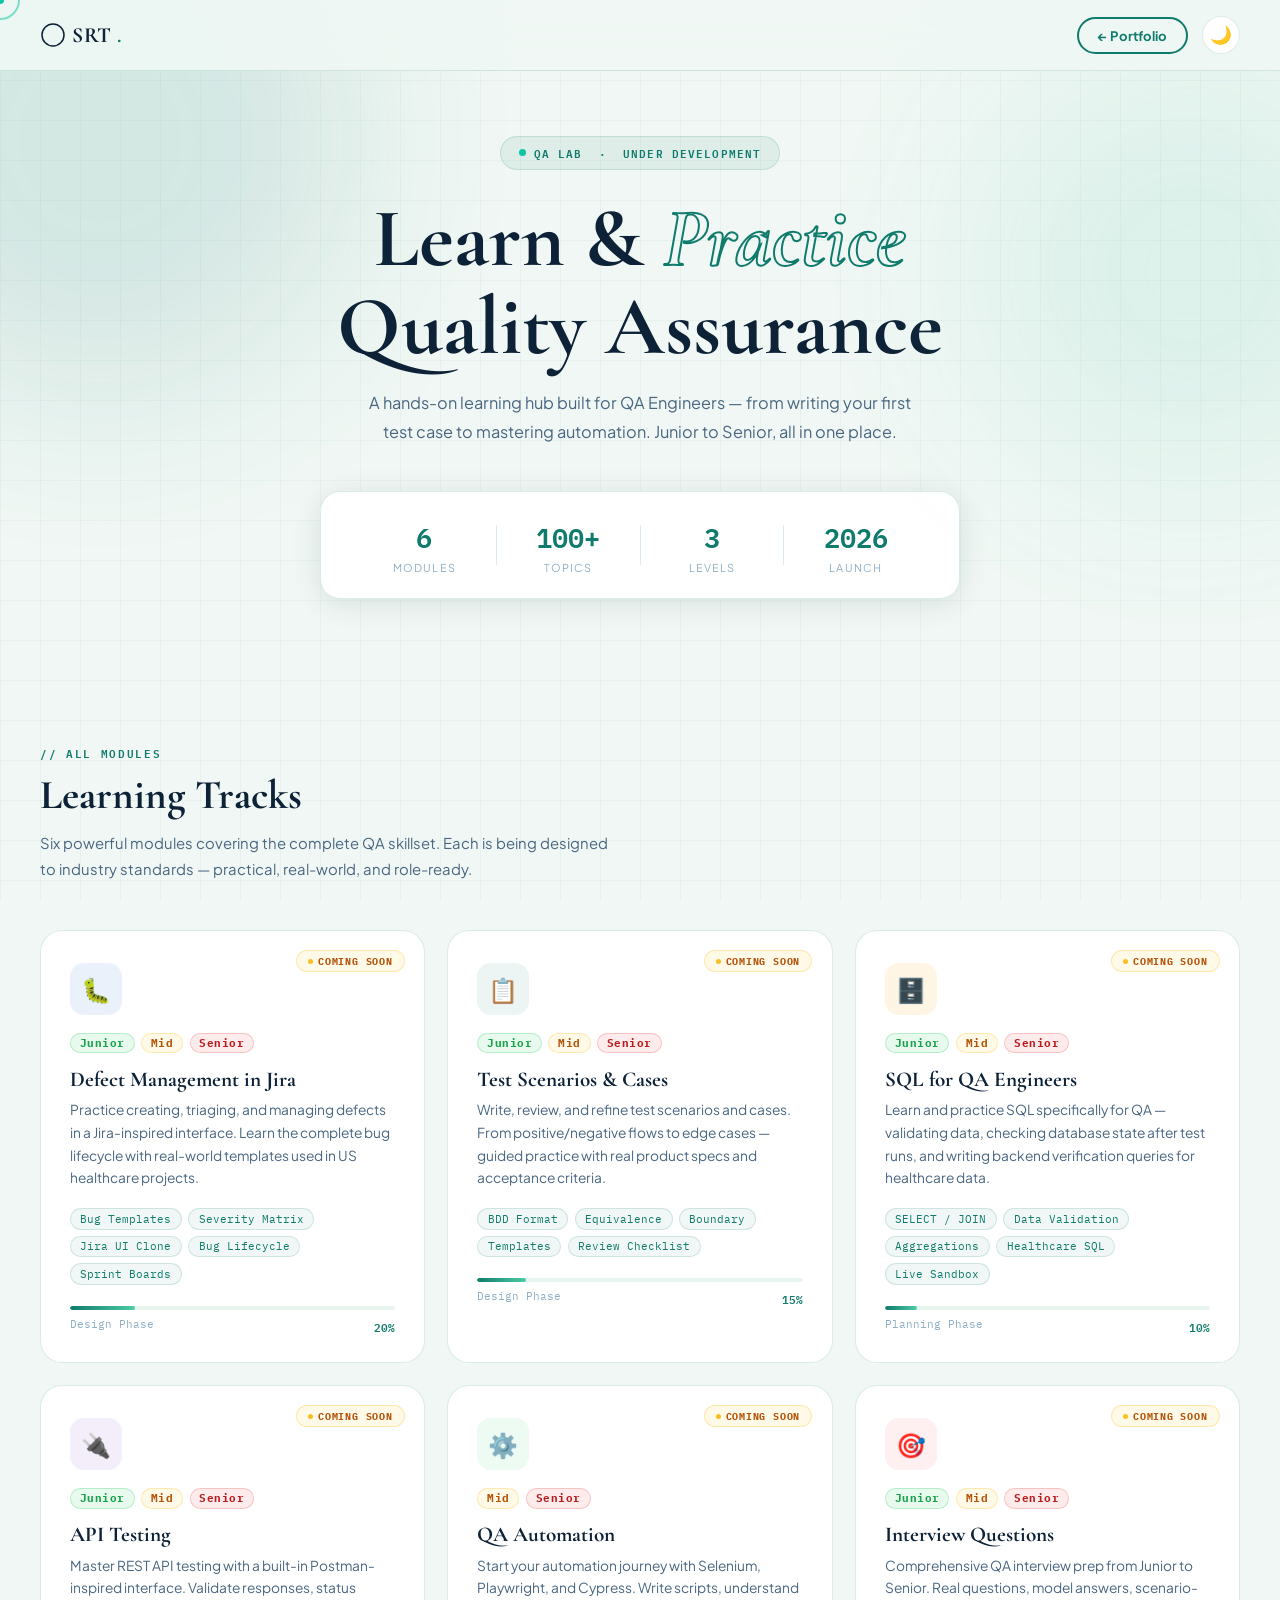
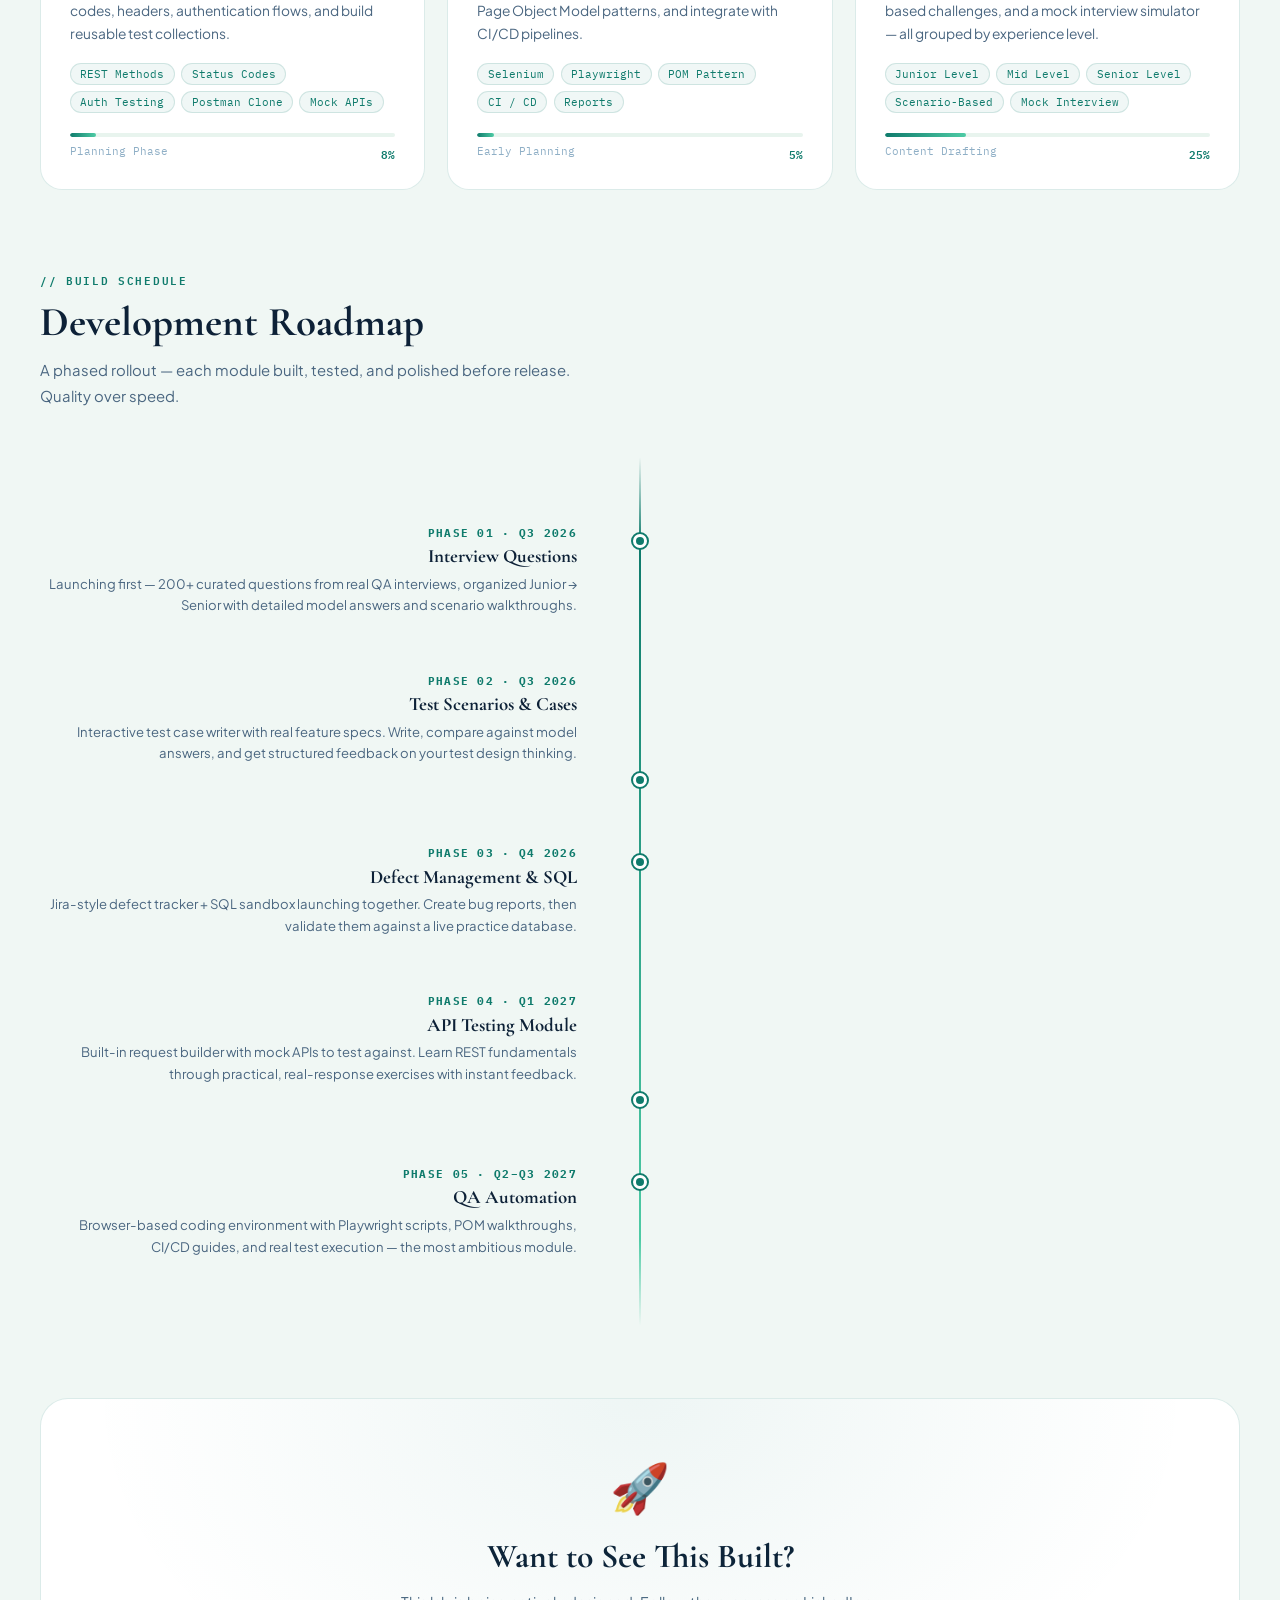
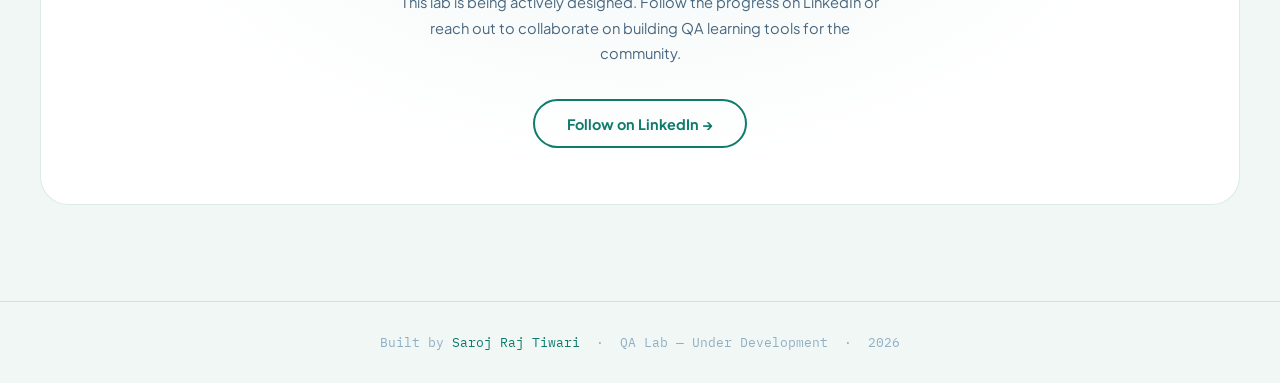
<file: qa-lab.html>
<!DOCTYPE html>
<html lang="en">
<head>
<meta charset="UTF-8">
<meta name="viewport" content="width=device-width, initial-scale=1.0">
<title>QA Lab · Saroj Raj Tiwari</title>
<link rel="preconnect" href="https://fonts.googleapis.com">
<link href="https://fonts.googleapis.com/css2?family=Cormorant+Garamond:ital,wght@0,400;0,600;0,700;1,400;1,600&family=Plus+Jakarta+Sans:wght@300;400;500;600;700&family=IBM+Plex+Mono:wght@400;500;600&display=swap" rel="stylesheet">
<style>
:root {
  --bg:#f0f7f4; --bg2:#e8f4ee; --surface:#ffffff; --surface2:#f5fbf8;
  --navy:#0d2137; --navy2:#163350; --teal:#0f7b6c; --teal2:#14a68f;
  --mint:#4ecba5; --mint-light:#a8e8d8; --accent:#0bc5a4;
  --text:#0d2137; --text-muted:#4a6680; --text-light:#8fafc6;
  --border:rgba(15,123,108,0.15); --border2:rgba(13,33,55,0.08);
  --glow:rgba(11,197,164,0.2);
  --shadow:0 4px 30px rgba(13,33,55,0.1);
  --shadow-lg:0 20px 60px rgba(13,33,55,0.15);
}
body.dark-mode {
  --bg:#0e1f2e; --bg2:#132438; --surface:#112031; --surface2:#162840;
  --navy:#b8d8f0; --navy2:#8fbbe0; --teal:#4ecba5; --teal2:#6ee7c0;
  --mint:#4ecba5; --accent:#0bc5a4;
  --text:#ddeef8; --text-muted:#6a9ab8; --text-light:#4a7a9b;
  --border:rgba(78,203,165,0.12); --border2:rgba(78,203,165,0.06);
  --glow:rgba(78,203,165,0.15);
  --shadow:0 4px 30px rgba(0,0,0,0.3);
  --shadow-lg:0 20px 60px rgba(0,0,0,0.4);
}
*{margin:0;padding:0;box-sizing:border-box;}
html{scroll-behavior:smooth;font-size:16px;}
body{background:var(--bg);color:var(--text);font-family:'Plus Jakarta Sans',sans-serif;overflow-x:hidden;transition:background 0.3s,color 0.3s;}

/* GRID BG */
body::before{
  content:'';position:fixed;inset:0;
  background-image:linear-gradient(rgba(15,123,108,0.04) 1px,transparent 1px),linear-gradient(90deg,rgba(15,123,108,0.04) 1px,transparent 1px);
  background-size:40px 40px;pointer-events:none;z-index:0;
}
body.dark-mode::before{
  background-image:linear-gradient(rgba(78,203,165,0.04) 1px,transparent 1px),linear-gradient(90deg,rgba(78,203,165,0.04) 1px,transparent 1px);
}

/* SCROLL BAR */
#scroll-progress-bar{position:fixed;top:0;left:0;height:3px;width:0%;background:linear-gradient(90deg,#4ecba5,#2dd4bf,#4ecba5);z-index:9999;transition:width 0.1s linear;box-shadow:0 0 8px rgba(78,203,165,0.6);}

/* CURSOR */
.cursor-dot{width:8px;height:8px;background:var(--accent);border-radius:50%;position:fixed;top:0;left:0;pointer-events:none;z-index:9999;transform:translate(-50%,-50%);transition:transform .1s;}
.cursor-ring{width:40px;height:40px;border:2px solid rgba(11,197,164,0.5);border-radius:50%;position:fixed;top:0;left:0;pointer-events:none;z-index:9998;transform:translate(-50%,-50%);transition:all .15s ease;}

/* NAV */
nav{position:fixed;top:0;left:0;right:0;z-index:1000;display:flex;align-items:center;justify-content:space-between;padding:1rem 2.5rem;background:rgba(240,247,244,0.88);backdrop-filter:blur(20px);border-bottom:1px solid var(--border);transition:background 0.3s;}
body.dark-mode nav{background:rgba(14,31,46,0.88);}
.nav-logo{font-family:'Cormorant Garamond',serif;font-size:1.35rem;font-weight:700;color:var(--navy);text-decoration:none;display:flex;align-items:center;gap:0.4rem;letter-spacing:0.01em;}
.nav-logo-dot{color:var(--teal);}
.nav-right{display:flex;align-items:center;gap:0.85rem;}
.nav-back-btn{display:inline-flex;align-items:center;gap:0.45rem;padding:0.5rem 1.2rem;background:transparent;border:2px solid var(--teal);color:var(--teal);border-radius:100px;text-decoration:none;font-size:0.82rem;font-weight:700;transition:all 0.3s;}
.nav-back-btn:hover{background:var(--teal);color:#fff;transform:translateY(-2px);}
.dark-toggle{width:38px;height:38px;border-radius:50%;border:1.5px solid var(--border);background:var(--surface);cursor:pointer;display:flex;align-items:center;justify-content:center;font-size:1.1rem;transition:all 0.3s;}
.dark-toggle:hover{background:var(--teal);}

/* HERO */
.lab-hero{position:relative;padding:8.5rem 2.5rem 5rem;text-align:center;z-index:1;overflow:hidden;}
.lab-hero-badge{display:inline-flex;align-items:center;gap:0.5rem;background:rgba(15,123,108,0.08);border:1px solid var(--border);border-radius:50px;padding:0.4rem 1.1rem;font-family:'IBM Plex Mono',monospace;font-size:0.7rem;font-weight:600;color:var(--teal);letter-spacing:0.1em;text-transform:uppercase;margin-bottom:1.6rem;}
.badge-dot{width:7px;height:7px;border-radius:50%;background:var(--accent);animation:pulse-dot 1.5s ease-in-out infinite;}
@keyframes pulse-dot{0%,100%{box-shadow:0 0 0 0 rgba(11,197,164,0.5);}50%{box-shadow:0 0 0 6px rgba(11,197,164,0);}}

.lab-hero h1{font-family:'Cormorant Garamond',serif;font-size:clamp(3rem,6.5vw,5.8rem);font-weight:700;line-height:1.05;color:var(--navy);margin-bottom:0.6rem;}
.lab-hero h1 em{font-style:italic;-webkit-text-stroke:2px var(--teal);color:transparent;}
.lab-hero-sub{font-size:1.02rem;color:var(--text-muted);max-width:560px;margin:1.2rem auto 0;line-height:1.75;}

/* STATS ROW */
.lab-stats{display:flex;align-items:center;justify-content:center;gap:0;flex-wrap:wrap;margin-top:2.8rem;background:var(--surface);border:1px solid var(--border);border-radius:20px;padding:1.5rem 2rem;max-width:640px;margin-left:auto;margin-right:auto;box-shadow:var(--shadow);}
.lab-stat{display:flex;flex-direction:column;align-items:center;gap:0.2rem;flex:1;min-width:100px;}
.lab-stat-num{font-family:'IBM Plex Mono',monospace;font-size:1.7rem;font-weight:600;color:var(--teal);}
.lab-stat-lbl{font-size:0.68rem;color:var(--text-light);text-transform:uppercase;letter-spacing:0.1em;}
.stat-div{width:1px;height:40px;background:var(--border);}

/* FLOATING BLOBS */
.hero-blob{position:absolute;border-radius:50%;filter:blur(90px);opacity:0.12;pointer-events:none;z-index:0;}
.blob-1{width:520px;height:520px;background:var(--teal);top:-120px;left:-160px;animation:blob-float 9s ease-in-out infinite;}
.blob-2{width:420px;height:420px;background:var(--mint);top:60px;right:-120px;animation:blob-float 11s ease-in-out infinite reverse;}
@keyframes blob-float{0%,100%{transform:translate(0,0) scale(1);}50%{transform:translate(25px,18px) scale(1.05);}}

/* SECTION */
.lab-section{position:relative;z-index:1;padding:4rem 2.5rem 6rem;max-width:1280px;margin:0 auto;}
.section-eyebrow{font-family:'IBM Plex Mono',monospace;font-size:0.7rem;font-weight:600;color:var(--teal);letter-spacing:0.15em;text-transform:uppercase;margin-bottom:0.5rem;}
.section-heading{font-family:'Cormorant Garamond',serif;font-size:clamp(1.9rem,3.2vw,2.9rem);font-weight:700;color:var(--navy);margin-bottom:0.6rem;}
.section-sub{font-size:0.93rem;color:var(--text-muted);max-width:580px;line-height:1.75;margin-bottom:3rem;}

/* MODULE CARDS GRID */
.modules-grid{display:grid;grid-template-columns:repeat(auto-fill,minmax(360px,1fr));gap:1.4rem;}

.module-card{
  background:var(--surface);
  border:1px solid var(--border);
  border-radius:22px;
  padding:2rem 1.8rem 1.6rem;
  position:relative;overflow:hidden;
  cursor:default;
  transition:all 0.4s cubic-bezier(.34,1.2,.64,1);
  animation:card-in 0.65s ease both;
}
.module-card::after{
  content:'';
  position:absolute;inset:0;border-radius:22px;
  background:linear-gradient(135deg,rgba(15,123,108,0.04),transparent 60%);
  opacity:0;transition:opacity 0.3s;pointer-events:none;
}
.module-card:hover{transform:translateY(-7px);box-shadow:0 24px 64px rgba(15,123,108,0.14);border-color:rgba(15,123,108,0.28);}
.module-card:hover::after{opacity:1;}
/* top accent stripe */
.module-card::before{
  content:'';position:absolute;top:0;left:0;right:0;height:3px;
  border-radius:22px 22px 0 0;opacity:0;transition:opacity 0.3s;
}
.module-card:hover::before{opacity:1;}
.card-jira::before{background:linear-gradient(90deg,#0052cc,#4ecba5,transparent);}
.card-testcase::before{background:linear-gradient(90deg,#0f7b6c,#4ecba5,transparent);}
.card-sql::before{background:linear-gradient(90deg,#ff9900,#4ecba5,transparent);}
.card-api::before{background:linear-gradient(90deg,#7828c8,#4ecba5,transparent);}
.card-automation::before{background:linear-gradient(90deg,#22c55e,#4ecba5,transparent);}
.card-interview::before{background:linear-gradient(90deg,#ef4444,#4ecba5,transparent);}

@keyframes card-in{from{opacity:0;transform:translateY(28px);}to{opacity:1;transform:translateY(0);}}
.module-card:nth-child(1){animation-delay:0.05s;}
.module-card:nth-child(2){animation-delay:0.10s;}
.module-card:nth-child(3){animation-delay:0.15s;}
.module-card:nth-child(4){animation-delay:0.20s;}
.module-card:nth-child(5){animation-delay:0.25s;}
.module-card:nth-child(6){animation-delay:0.30s;}

/* card icon */
.card-icon{width:52px;height:52px;border-radius:14px;display:flex;align-items:center;justify-content:center;font-size:1.5rem;margin-bottom:1.1rem;flex-shrink:0;}
.icon-jira{background:rgba(0,82,204,0.08);}
.icon-testcase{background:rgba(15,123,108,0.08);}
.icon-sql{background:rgba(255,153,0,0.1);}
.icon-api{background:rgba(120,40,200,0.08);}
.icon-automation{background:rgba(34,197,94,0.08);}
.icon-interview{background:rgba(239,68,68,0.08);}

/* badge */
.cs-badge{
  position:absolute;top:1.2rem;right:1.2rem;
  display:inline-flex;align-items:center;gap:0.3rem;
  background:rgba(251,191,36,0.1);
  border:1px solid rgba(251,191,36,0.3);
  border-radius:50px;padding:0.22rem 0.7rem;
  font-family:'IBM Plex Mono',monospace;font-size:0.61rem;font-weight:700;
  color:#b45309;letter-spacing:0.08em;text-transform:uppercase;
}
body.dark-mode .cs-badge{color:#fcd34d;background:rgba(251,191,36,0.08);}
.cs-badge::before{content:'';width:5px;height:5px;border-radius:50%;background:#fbbf24;animation:pulse-dot 1.5s infinite;}

.module-card h3{font-family:'Cormorant Garamond',serif;font-size:1.32rem;font-weight:700;color:var(--navy);margin-bottom:0.45rem;}
.module-card p{font-size:0.86rem;color:var(--text-muted);line-height:1.65;margin-bottom:1.1rem;}

/* feature pills */
.feat-pills{display:flex;flex-wrap:wrap;gap:0.38rem;margin-bottom:1.3rem;}
.feat-pill{padding:0.18rem 0.6rem;background:rgba(15,123,108,0.06);border:1px solid var(--border);border-radius:50px;font-size:0.7rem;color:var(--teal);font-family:'IBM Plex Mono',monospace;}

/* progress */
.prog-wrap{margin-top:auto;}
.prog-bar-bg{height:4px;background:var(--bg2);border-radius:4px;overflow:hidden;}
.prog-bar-fill{height:100%;border-radius:4px;background:linear-gradient(90deg,var(--teal),var(--mint));transition:width 1.2s ease;}
.prog-meta{display:flex;justify-content:space-between;margin-top:0.45rem;}
.prog-meta span{font-size:0.68rem;color:var(--text-light);font-family:'IBM Plex Mono',monospace;}
.prog-meta .prog-pct{color:var(--teal);font-weight:600;}

/* LEVEL TAGS */
.level-tags{display:flex;gap:0.4rem;margin-bottom:0.8rem;flex-wrap:wrap;}
.lvl-tag{padding:0.15rem 0.55rem;border-radius:50px;font-size:0.66rem;font-weight:700;font-family:'IBM Plex Mono',monospace;letter-spacing:0.05em;}
.lvl-junior{background:rgba(34,197,94,0.1);color:#16a34a;border:1px solid rgba(34,197,94,0.25);}
.lvl-mid{background:rgba(251,191,36,0.1);color:#b45309;border:1px solid rgba(251,191,36,0.3);}
.lvl-senior{background:rgba(239,68,68,0.1);color:#b91c1c;border:1px solid rgba(239,68,68,0.25);}
body.dark-mode .lvl-junior{color:#4ade80;}body.dark-mode .lvl-mid{color:#fcd34d;}body.dark-mode .lvl-senior{color:#fca5a5;}

/* ===== ROADMAP TIMELINE ===== */
.timeline-section{margin-top:5rem;}
.timeline-wrapper{position:relative;padding:2.5rem 0;}
.timeline-spine{
  position:absolute;left:50%;top:0;bottom:0;
  width:2px;
  background:linear-gradient(180deg,transparent,var(--teal) 10%,var(--mint) 90%,transparent);
  transform:translateX(-50%);
}
.tl-items{display:flex;flex-direction:column;gap:0;position:relative;z-index:1;}

.tl-item{
  display:grid;grid-template-columns:1fr 56px 1fr;
  align-items:start;
  padding:1.8rem 0;
}
.tl-left{padding-right:2.2rem;text-align:right;}
.tl-right{padding-left:2.2rem;}
.tl-mid{display:flex;align-items:center;justify-content:center;padding-top:0.4rem;}
.tl-node{
  width:18px;height:18px;border-radius:50%;
  background:var(--surface);
  border:2.5px solid var(--teal);
  position:relative;flex-shrink:0;
}
.tl-node::after{content:'';position:absolute;inset:3px;border-radius:50%;background:var(--teal);}
.tl-item:nth-child(even) .tl-left{grid-column:3;text-align:left;padding-left:2.2rem;padding-right:0;}
.tl-item:nth-child(even) .tl-mid{grid-column:2;}
.tl-item:nth-child(even) .tl-right{grid-column:1;grid-row:1;text-align:right;padding-right:2.2rem;padding-left:0;}

.tl-phase{font-family:'IBM Plex Mono',monospace;font-size:0.67rem;font-weight:700;color:var(--teal);letter-spacing:0.12em;text-transform:uppercase;margin-bottom:0.35rem;}
.tl-name{font-family:'Cormorant Garamond',serif;font-size:1.18rem;font-weight:700;color:var(--navy);margin-bottom:0.35rem;}
.tl-desc{font-size:0.82rem;color:var(--text-muted);line-height:1.65;}

/* CTA BANNER */
.cta-banner{
  margin-top:4.5rem;
  background:var(--surface);
  border:1px solid var(--border);
  border-radius:28px;
  padding:3.5rem 2.5rem;
  text-align:center;
  position:relative;overflow:hidden;
}
.cta-banner::before{
  content:'';position:absolute;inset:0;
  background:radial-gradient(ellipse at 50% 0%,rgba(15,123,108,0.07) 0%,transparent 65%);
  pointer-events:none;
}
.cta-icon{font-size:3rem;margin-bottom:1.2rem;display:block;}
.cta-banner h2{font-family:'Cormorant Garamond',serif;font-size:2.1rem;font-weight:700;color:var(--navy);margin-bottom:0.8rem;}
.cta-banner p{font-size:0.92rem;color:var(--text-muted);max-width:480px;margin:0 auto 2rem;line-height:1.75;}
.cta-btn{
  display:inline-flex;align-items:center;gap:0.5rem;
  padding:0.85rem 2rem;
  background:transparent;
  border:2px solid var(--teal);color:var(--teal);
  border-radius:100px;
  font-size:0.9rem;font-weight:700;
  text-decoration:none;transition:all 0.3s;
  font-family:'Plus Jakarta Sans',sans-serif;
}
.cta-btn:hover{background:var(--teal);color:#fff;transform:translateY(-3px);box-shadow:0 10px 30px rgba(15,123,108,0.25);}

/* FOOTER */
.lab-footer{position:relative;z-index:1;text-align:center;padding:2rem;border-top:1px solid var(--border);font-size:0.8rem;color:var(--text-light);font-family:'IBM Plex Mono',monospace;}
.lab-footer a{color:var(--teal);text-decoration:none;}
.lab-footer a:hover{text-decoration:underline;}

/* RESPONSIVE */
@media(max-width:860px){
  .modules-grid{grid-template-columns:1fr;}
  .timeline-spine{left:24px;}
  .tl-item{grid-template-columns:32px 1fr;}
  .tl-item .tl-left,.tl-item:nth-child(even) .tl-left{display:none;}
  .tl-item .tl-right,.tl-item:nth-child(even) .tl-right{grid-column:2;grid-row:1;text-align:left;padding-left:1.2rem;padding-right:0;}
  .tl-item .tl-mid,.tl-item:nth-child(even) .tl-mid{grid-column:1;grid-row:1;justify-content:flex-start;padding-top:0.4rem;}
  .lab-stat-num{font-size:1.3rem;}
}
@media(max-width:600px){
  nav{padding:0.8rem 1.2rem;}
  .lab-hero{padding:7rem 1.2rem 3rem;}
  .lab-section{padding:2rem 1.2rem 4rem;}
  .lab-stats{padding:1rem 1.2rem;gap:0.5rem;}
}
</style>
</head>
<body>

<div id="scroll-progress-bar"></div>
<div class="cursor-dot" id="cursorDot"></div>
<div class="cursor-ring" id="cursorRing"></div>

<!-- NAV -->
<nav>
  <a href="./index.html" class="nav-logo">
    <svg width="26" height="26" viewBox="0 0 26 26" fill="none"><circle cx="13" cy="13" r="11" stroke="currentColor" stroke-width="1.5"/></svg>
    SRT<span class="nav-logo-dot">.</span>
  </a>
  <div class="nav-right">
    <a href="./index.html" class="nav-back-btn">← Portfolio</a>
    <button class="dark-toggle" id="darkToggle" title="Toggle dark mode">🌙</button>
  </div>
</nav>

<!-- HERO -->
<section class="lab-hero">
  <div class="hero-blob blob-1"></div>
  <div class="hero-blob blob-2"></div>

  <div class="lab-hero-badge">
    <span class="badge-dot"></span>
    QA Lab &nbsp;·&nbsp; Under Development
  </div>

  <h1>Learn &amp; <em>Practice</em><br>Quality Assurance</h1>
  <p class="lab-hero-sub">A hands-on learning hub built for QA Engineers — from writing your first test case to mastering automation. Junior to Senior, all in one place.</p>

  <div class="lab-stats">
    <div class="lab-stat">
      <span class="lab-stat-num">6</span>
      <span class="lab-stat-lbl">Modules</span>
    </div>
    <div class="stat-div"></div>
    <div class="lab-stat">
      <span class="lab-stat-num">100+</span>
      <span class="lab-stat-lbl">Topics</span>
    </div>
    <div class="stat-div"></div>
    <div class="lab-stat">
      <span class="lab-stat-num">3</span>
      <span class="lab-stat-lbl">Levels</span>
    </div>
    <div class="stat-div"></div>
    <div class="lab-stat">
      <span class="lab-stat-num">2026</span>
      <span class="lab-stat-lbl">Launch</span>
    </div>
  </div>
</section>

<!-- MODULES -->
<section class="lab-section">
  <div class="section-eyebrow">// all modules</div>
  <h2 class="section-heading">Learning Tracks</h2>
  <p class="section-sub">Six powerful modules covering the complete QA skillset. Each is being designed to industry standards — practical, real-world, and role-ready.</p>

  <div class="modules-grid">

    <!-- 1. Jira -->
    <div class="module-card card-jira">
      <div class="cs-badge">Coming Soon</div>
      <div class="card-icon icon-jira">🐛</div>
      <div class="level-tags">
        <span class="lvl-tag lvl-junior">Junior</span>
        <span class="lvl-tag lvl-mid">Mid</span>
        <span class="lvl-tag lvl-senior">Senior</span>
      </div>
      <h3>Defect Management in Jira</h3>
      <p>Practice creating, triaging, and managing defects in a Jira-inspired interface. Learn the complete bug lifecycle with real-world templates used in US healthcare projects.</p>
      <div class="feat-pills">
        <span class="feat-pill">Bug Templates</span>
        <span class="feat-pill">Severity Matrix</span>
        <span class="feat-pill">Jira UI Clone</span>
        <span class="feat-pill">Bug Lifecycle</span>
        <span class="feat-pill">Sprint Boards</span>
      </div>
      <div class="prog-wrap">
        <div class="prog-bar-bg"><div class="prog-bar-fill" data-width="20" style="width:0%"></div></div>
        <div class="prog-meta"><span>Design Phase</span><span class="prog-pct">20%</span></div>
      </div>
    </div>

    <!-- 2. Test Cases -->
    <div class="module-card card-testcase">
      <div class="cs-badge">Coming Soon</div>
      <div class="card-icon icon-testcase">📋</div>
      <div class="level-tags">
        <span class="lvl-tag lvl-junior">Junior</span>
        <span class="lvl-tag lvl-mid">Mid</span>
        <span class="lvl-tag lvl-senior">Senior</span>
      </div>
      <h3>Test Scenarios &amp; Cases</h3>
      <p>Write, review, and refine test scenarios and cases. From positive/negative flows to edge cases — guided practice with real product specs and acceptance criteria.</p>
      <div class="feat-pills">
        <span class="feat-pill">BDD Format</span>
        <span class="feat-pill">Equivalence</span>
        <span class="feat-pill">Boundary</span>
        <span class="feat-pill">Templates</span>
        <span class="feat-pill">Review Checklist</span>
      </div>
      <div class="prog-wrap">
        <div class="prog-bar-bg"><div class="prog-bar-fill" data-width="15" style="width:0%"></div></div>
        <div class="prog-meta"><span>Design Phase</span><span class="prog-pct">15%</span></div>
      </div>
    </div>

    <!-- 3. SQL -->
    <div class="module-card card-sql">
      <div class="cs-badge">Coming Soon</div>
      <div class="card-icon icon-sql">🗄️</div>
      <div class="level-tags">
        <span class="lvl-tag lvl-junior">Junior</span>
        <span class="lvl-tag lvl-mid">Mid</span>
        <span class="lvl-tag lvl-senior">Senior</span>
      </div>
      <h3>SQL for QA Engineers</h3>
      <p>Learn and practice SQL specifically for QA — validating data, checking database state after test runs, and writing backend verification queries for healthcare data.</p>
      <div class="feat-pills">
        <span class="feat-pill">SELECT / JOIN</span>
        <span class="feat-pill">Data Validation</span>
        <span class="feat-pill">Aggregations</span>
        <span class="feat-pill">Healthcare SQL</span>
        <span class="feat-pill">Live Sandbox</span>
      </div>
      <div class="prog-wrap">
        <div class="prog-bar-bg"><div class="prog-bar-fill" data-width="10" style="width:0%"></div></div>
        <div class="prog-meta"><span>Planning Phase</span><span class="prog-pct">10%</span></div>
      </div>
    </div>

    <!-- 4. API -->
    <div class="module-card card-api">
      <div class="cs-badge">Coming Soon</div>
      <div class="card-icon icon-api">🔌</div>
      <div class="level-tags">
        <span class="lvl-tag lvl-junior">Junior</span>
        <span class="lvl-tag lvl-mid">Mid</span>
        <span class="lvl-tag lvl-senior">Senior</span>
      </div>
      <h3>API Testing</h3>
      <p>Master REST API testing with a built-in Postman-inspired interface. Validate responses, status codes, headers, authentication flows, and build reusable test collections.</p>
      <div class="feat-pills">
        <span class="feat-pill">REST Methods</span>
        <span class="feat-pill">Status Codes</span>
        <span class="feat-pill">Auth Testing</span>
        <span class="feat-pill">Postman Clone</span>
        <span class="feat-pill">Mock APIs</span>
      </div>
      <div class="prog-wrap">
        <div class="prog-bar-bg"><div class="prog-bar-fill" data-width="8" style="width:0%"></div></div>
        <div class="prog-meta"><span>Planning Phase</span><span class="prog-pct">8%</span></div>
      </div>
    </div>

    <!-- 5. Automation -->
    <div class="module-card card-automation">
      <div class="cs-badge">Coming Soon</div>
      <div class="card-icon icon-automation">⚙️</div>
      <div class="level-tags">
        <span class="lvl-tag lvl-mid">Mid</span>
        <span class="lvl-tag lvl-senior">Senior</span>
      </div>
      <h3>QA Automation</h3>
      <p>Start your automation journey with Selenium, Playwright, and Cypress. Write scripts, understand Page Object Model patterns, and integrate with CI/CD pipelines.</p>
      <div class="feat-pills">
        <span class="feat-pill">Selenium</span>
        <span class="feat-pill">Playwright</span>
        <span class="feat-pill">POM Pattern</span>
        <span class="feat-pill">CI / CD</span>
        <span class="feat-pill">Reports</span>
      </div>
      <div class="prog-wrap">
        <div class="prog-bar-bg"><div class="prog-bar-fill" data-width="5" style="width:0%"></div></div>
        <div class="prog-meta"><span>Early Planning</span><span class="prog-pct">5%</span></div>
      </div>
    </div>

    <!-- 6. Interview -->
    <div class="module-card card-interview">
      <div class="cs-badge">Coming Soon</div>
      <div class="card-icon icon-interview">🎯</div>
      <div class="level-tags">
        <span class="lvl-tag lvl-junior">Junior</span>
        <span class="lvl-tag lvl-mid">Mid</span>
        <span class="lvl-tag lvl-senior">Senior</span>
      </div>
      <h3>Interview Questions</h3>
      <p>Comprehensive QA interview prep from Junior to Senior. Real questions, model answers, scenario-based challenges, and a mock interview simulator — all grouped by experience level.</p>
      <div class="feat-pills">
        <span class="feat-pill">Junior Level</span>
        <span class="feat-pill">Mid Level</span>
        <span class="feat-pill">Senior Level</span>
        <span class="feat-pill">Scenario-Based</span>
        <span class="feat-pill">Mock Interview</span>
      </div>
      <div class="prog-wrap">
        <div class="prog-bar-bg"><div class="prog-bar-fill" data-width="25" style="width:0%"></div></div>
        <div class="prog-meta"><span>Content Drafting</span><span class="prog-pct">25%</span></div>
      </div>
    </div>

  </div>

  <!-- TIMELINE -->
  <div class="timeline-section">
    <div class="section-eyebrow">// build schedule</div>
    <h2 class="section-heading">Development Roadmap</h2>
    <p class="section-sub">A phased rollout — each module built, tested, and polished before release. Quality over speed.</p>

    <div class="timeline-wrapper">
      <div class="timeline-spine"></div>
      <div class="tl-items">

        <div class="tl-item">
          <div class="tl-left">
            <div class="tl-phase">Phase 01 · Q3 2026</div>
            <div class="tl-name">Interview Questions</div>
            <div class="tl-desc">Launching first — 200+ curated questions from real QA interviews, organized Junior → Senior with detailed model answers and scenario walkthroughs.</div>
          </div>
          <div class="tl-mid"><div class="tl-node"></div></div>
          <div class="tl-right"></div>
        </div>

        <div class="tl-item">
          <div class="tl-left"></div>
          <div class="tl-mid"><div class="tl-node"></div></div>
          <div class="tl-right">
            <div class="tl-phase">Phase 02 · Q3 2026</div>
            <div class="tl-name">Test Scenarios &amp; Cases</div>
            <div class="tl-desc">Interactive test case writer with real feature specs. Write, compare against model answers, and get structured feedback on your test design thinking.</div>
          </div>
        </div>

        <div class="tl-item">
          <div class="tl-left">
            <div class="tl-phase">Phase 03 · Q4 2026</div>
            <div class="tl-name">Defect Management &amp; SQL</div>
            <div class="tl-desc">Jira-style defect tracker + SQL sandbox launching together. Create bug reports, then validate them against a live practice database.</div>
          </div>
          <div class="tl-mid"><div class="tl-node"></div></div>
          <div class="tl-right"></div>
        </div>

        <div class="tl-item">
          <div class="tl-left"></div>
          <div class="tl-mid"><div class="tl-node"></div></div>
          <div class="tl-right">
            <div class="tl-phase">Phase 04 · Q1 2027</div>
            <div class="tl-name">API Testing Module</div>
            <div class="tl-desc">Built-in request builder with mock APIs to test against. Learn REST fundamentals through practical, real-response exercises with instant feedback.</div>
          </div>
        </div>

        <div class="tl-item">
          <div class="tl-left">
            <div class="tl-phase">Phase 05 · Q2–Q3 2027</div>
            <div class="tl-name">QA Automation</div>
            <div class="tl-desc">Browser-based coding environment with Playwright scripts, POM walkthroughs, CI/CD guides, and real test execution — the most ambitious module.</div>
          </div>
          <div class="tl-mid"><div class="tl-node"></div></div>
          <div class="tl-right"></div>
        </div>

      </div>
    </div>
  </div>

  <!-- CTA -->
  <div class="cta-banner">
    <span class="cta-icon">🚀</span>
    <h2>Want to See This Built?</h2>
    <p>This lab is being actively designed. Follow the progress on LinkedIn or reach out to collaborate on building QA learning tools for the community.</p>
    <a href="https://www.linkedin.com/in/sarojrajtiwari/" target="_blank" class="cta-btn">Follow on LinkedIn →</a>
  </div>

</section>

<footer class="lab-footer">
  <p>Built by <a href="./index.html">Saroj Raj Tiwari</a> &nbsp;·&nbsp; QA Lab — Under Development &nbsp;·&nbsp; <span id="yr"></span></p>
</footer>

<script>
// Dark mode — sync with portfolio preference
const toggle=document.getElementById('darkToggle');
const body=document.body;
const saved=localStorage.getItem('theme');
if(saved==='dark'){body.classList.add('dark-mode');toggle.textContent='☀️';}
toggle.addEventListener('click',()=>{
  body.classList.toggle('dark-mode');
  const isDark=body.classList.contains('dark-mode');
  toggle.textContent=isDark?'☀️':'🌙';
  localStorage.setItem('theme',isDark?'dark':'light');
});

// Scroll progress
const bar=document.getElementById('scroll-progress-bar');
window.addEventListener('scroll',()=>{
  bar.style.width=(window.scrollY/(document.documentElement.scrollHeight-window.innerHeight)*100)+'%';
});

// Cursor
const dot=document.getElementById('cursorDot');
const ring=document.getElementById('cursorRing');
document.addEventListener('mousemove',e=>{
  dot.style.left=e.clientX+'px'; dot.style.top=e.clientY+'px';
  ring.style.left=e.clientX+'px'; ring.style.top=e.clientY+'px';
});

// Year
document.getElementById('yr').textContent=new Date().getFullYear();

// Animate progress bars on scroll
const io=new IntersectionObserver(entries=>{
  entries.forEach(en=>{
    if(en.isIntersecting){
      const fill=en.target.querySelector('.prog-bar-fill');
      if(fill){
        const w=fill.getAttribute('data-width');
        setTimeout(()=>{ fill.style.width=w+'%'; },150);
      }
    }
  });
},{threshold:0.35});
document.querySelectorAll('.module-card').forEach(c=>io.observe(c));
</script>
</body>
</html>
</file>
